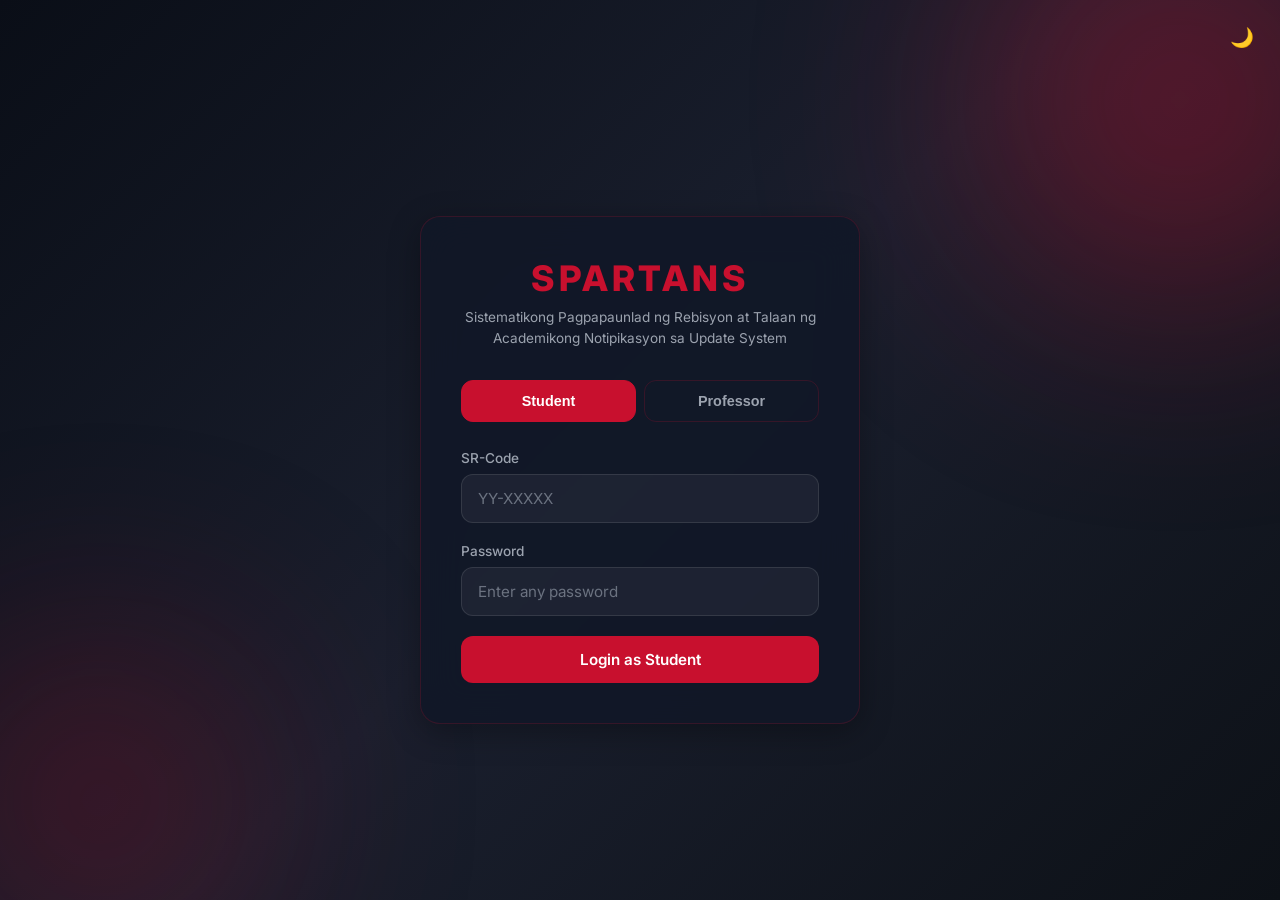
<file: index.html>
<!DOCTYPE html>
<html lang="en">
<head>
    <meta charset="UTF-8">
    <meta name="viewport" content="width=device-width, initial-scale=1.0">
    <title>SPARTANS - Login</title>
    <link rel="preconnect" href="https://fonts.googleapis.com">
    <link rel="preconnect" href="https://fonts.gstatic.com" crossorigin>
    <link href="https://fonts.googleapis.com/css2?family=Inter:wght@400;500;600;700;800&family=JetBrains+Mono:wght@400;500&display=swap" rel="stylesheet">
    <link rel="stylesheet" href="styles.css">
</head>
<body>
    <div class="ambient-orb ambient-orb-1"></div>
    <div class="ambient-orb ambient-orb-2"></div>

    <button class="theme-toggle" id="themeToggle" onclick="toggleTheme()" style="position: fixed; top: 20px; right: 20px; z-index: 1001;">🌙</button>

    <div class="auth-container">
        <div class="auth-card glass-panel">
            <div class="auth-logo">
                <h1>SPARTANS</h1>
                <p>Sistematikong Pagpapaunlad ng Rebisyon at Talaan ng Academikong Notipikasyon sa Update System</p>
            </div>

            <div class="auth-tabs">
                <button class="auth-tab active" onclick="switchTab('student')">Student</button>
                <button class="auth-tab" onclick="switchTab('professor')">Professor</button>
            </div>

            <div id="alertBox" class="alert"></div>

            <!-- Student Login -->
            <div id="studentLogin" class="tab-content active">
                <form onsubmit="handleStudentLogin(event)">
                    <div class="form-group">
                        <label class="form-label">SR-Code</label>
                        <input type="text" class="form-input" id="studentSRCode" placeholder="YY-XXXXX" pattern="\d{2}-\d{5}" required>
                    </div>
                    <div class="form-group">
                        <label class="form-label">Password</label>
                        <input type="password" class="form-input" id="studentPassword" placeholder="Enter any password" required>
                    </div>
                    <button type="submit" class="btn btn-primary">Login as Student</button>
                </form>
            </div>

            <!-- Professor Login -->
            <div id="professorLogin" class="tab-content">
                <form onsubmit="handleProfessorLogin(event)">
                    <div class="form-group">
                        <label class="form-label">Professor ID</label>
                        <input type="text" class="form-input" id="professorId" placeholder="Enter your professor ID" required>
                    </div>
                    <div class="form-group">
                        <label class="form-label">Password</label>
                        <input type="password" class="form-input" id="professorPassword" placeholder="Enter your password" required>
                    </div>
                    <div class="forgot-link">
                        <a href="#" onclick="showForgotPassword(event)">Forgot Password?</a>
                    </div>
                    <button type="submit" class="btn btn-primary">Login as Professor</button>
                </form>
                <div class="auth-footer">
                    Don't have an account? <a href="prof_register.html">Register here</a>
                </div>
            </div>
        </div>
    </div>

    <!-- Forgot Password Modal -->
    <div class="modal-overlay" id="forgotPasswordModal">
        <div class="modal-content glass-panel">
            <div class="modal-header">
                <h3>Reset Password</h3>
                <button class="modal-close" onclick="closeForgotPassword()">&times;</button>
            </div>

            <div id="forgotStep1">
                <p style="color: var(--text-secondary); margin-bottom: 20px;">Enter your registered email to receive an OTP code.</p>
                <div class="form-group">
                    <label class="form-label">Email Address</label>
                    <input type="email" class="form-input" id="resetEmail" placeholder="your.email@example.com" required>
                </div>
                <button class="btn btn-primary" onclick="sendOTP()">Send OTP</button>
            </div>

            <div id="forgotStep2" style="display: none;">
                <p style="color: var(--text-secondary); margin-bottom: 16px;">Enter the 6-digit OTP sent to your email.</p>
                <div class="otp-input-group">
                    <input type="text" class="otp-input" maxlength="1" oninput="otpNext(this, 1)">
                    <input type="text" class="otp-input" maxlength="1" oninput="otpNext(this, 2)">
                    <input type="text" class="otp-input" maxlength="1" oninput="otpNext(this, 3)">
                    <input type="text" class="otp-input" maxlength="1" oninput="otpNext(this, 4)">
                    <input type="text" class="otp-input" maxlength="1" oninput="otpNext(this, 5)">
                    <input type="text" class="otp-input" maxlength="1" oninput="otpNext(this, 6)">
                </div>
                <button class="btn btn-primary" onclick="verifyOTP()">Verify OTP</button>
            </div>

            <div id="forgotStep3" style="display: none;">
                <p style="color: var(--text-secondary); margin-bottom: 20px;">Enter your new password.</p>
                <div class="form-group">
                    <label class="form-label">New Password</label>
                    <input type="password" class="form-input" id="newPassword" placeholder="Enter new password" required>
                </div>
                <div class="form-group">
                    <label class="form-label">Confirm Password</label>
                    <input type="password" class="form-input" id="confirmPassword" placeholder="Confirm new password" required>
                </div>
                <button class="btn btn-primary" onclick="resetPassword()">Reset Password</button>
            </div>
        </div>
    </div>

    <script>
        // Initialize demo data
        function initDemoData() {
            if (!localStorage.getItem('spartansInitialized')) {
                const demoProfessor = {
                    id: 'PROF-001',
                    firstName: 'Juan',
                    lastName: 'Delacruz',
                    email: 'juan.delacruz@university.edu',
                    password: 'demo123',
                    avatar: '',
                    status: 'AVAILABLE',
                    statusNote: '',
                    schedules: [
                        {
                            id: 'sch1',
                            day: 'Monday',
                            startTime: '08:00',
                            endTime: '10:00',
                            program: 'BSME',
                            yearLevel: '3',
                            course: 'MD 321',
                            courseName: 'Machine Design 1',
                            room: 'Engineering 301'
                        },
                        {
                            id: 'sch2',
                            day: 'Wednesday',
                            startTime: '13:00',
                            endTime: '15:00',
                            program: 'BSAE',
                            yearLevel: '2',
                            course: 'AE 211',
                            courseName: 'Thermodynamics',
                            room: 'Lab 204'
                        }
                    ]
                };
                localStorage.setItem('professors', JSON.stringify([demoProfessor]));
                localStorage.setItem('spartansInitialized', 'true');
            }
        }

        function showAlert(message, type) {
            const alert = document.getElementById('alertBox');
            alert.textContent = message;
            alert.className = `alert alert-${type} show`;
            setTimeout(() => alert.classList.remove('show'), 4000);
        }

        function switchTab(role) {
            document.querySelectorAll('.auth-tab').forEach(tab => tab.classList.remove('active'));
            document.querySelectorAll('.tab-content').forEach(content => content.classList.remove('active'));
            
            if (role === 'student') {
                document.querySelectorAll('.auth-tab')[0].classList.add('active');
                document.getElementById('studentLogin').classList.add('active');
            } else {
                document.querySelectorAll('.auth-tab')[1].classList.add('active');
                document.getElementById('professorLogin').classList.add('active');
            }
        }

        function handleStudentLogin(e) {
            e.preventDefault();
            const srCode = document.getElementById('studentSRCode').value;
            
            if (!/^\d{2}-\d{5}$/.test(srCode)) {
                showAlert('Invalid SR-Code format. Use YY-XXXXX pattern.', 'error');
                return;
            }
            
            sessionStorage.setItem('studentSRCode', srCode);
            sessionStorage.setItem('studentLoggedIn', 'true');
            window.location.href = 'student_dashboard.html';
        }

        function handleProfessorLogin(e) {
            e.preventDefault();
            const profId = document.getElementById('professorId').value;
            const password = document.getElementById('professorPassword').value;
            
            const professors = JSON.parse(localStorage.getItem('professors') || '[]');
            const professor = professors.find(p => p.id === profId && p.password === password);
            
            if (professor) {
                sessionStorage.setItem('professorId', profId);
                sessionStorage.setItem('professorLoggedIn', 'true');
                window.location.href = 'prof_dashboard.html';
            } else {
                showAlert('Invalid Professor ID or password.', 'error');
            }
        }

        function showForgotPassword(e) {
            e.preventDefault();
            document.getElementById('forgotPasswordModal').classList.add('active');
            document.getElementById('forgotStep1').style.display = 'block';
            document.getElementById('forgotStep2').style.display = 'none';
            document.getElementById('forgotStep3').style.display = 'none';
        }

        function closeForgotPassword() {
            document.getElementById('forgotPasswordModal').classList.remove('active');
        }

        let resetEmailValue = '';

        function sendOTP() {
            const email = document.getElementById('resetEmail').value;
            const professors = JSON.parse(localStorage.getItem('professors') || '[]');
            const professor = professors.find(p => p.email === email);
            
            if (!professor) {
                showAlert('Email not found in our records.', 'error');
                return;
            }
            
            resetEmailValue = email;
            document.getElementById('forgotStep1').style.display = 'none';
            document.getElementById('forgotStep2').style.display = 'block';
        }

        function otpNext(input, index) {
            if (input.value.length === 1) {
                const inputs = document.querySelectorAll('.otp-input');
                if (index < inputs.length) {
                    inputs[index].focus();
                }
            }
        }

        function verifyOTP() {
            const inputs = document.querySelectorAll('.otp-input');
            const otp = Array.from(inputs).map(i => i.value).join('');
            
            if (otp.length !== 6) {
                showAlert('Please enter a complete 6-digit OTP.', 'error');
                return;
            }
            
            document.getElementById('forgotStep2').style.display = 'none';
            document.getElementById('forgotStep3').style.display = 'block';
        }

        function resetPassword() {
            const newPassword = document.getElementById('newPassword').value;
            const confirmPassword = document.getElementById('confirmPassword').value;
            
            if (newPassword !== confirmPassword) {
                showAlert('Passwords do not match.', 'error');
                return;
            }
            
            if (newPassword.length < 4) {
                showAlert('Password must be at least 4 characters.', 'error');
                return;
            }
            
            const professors = JSON.parse(localStorage.getItem('professors') || '[]');
            const index = professors.findIndex(p => p.email === resetEmailValue);
            
            if (index !== -1) {
                professors[index].password = newPassword;
                localStorage.setItem('professors', JSON.stringify(professors));
                showAlert('Password reset successful!', 'success');
                setTimeout(() => {
                    closeForgotPassword();
                }, 1500);
            }
        }

        // Initialize on load
        initDemoData();

        function toggleTheme() {
            const body = document.body;
            const btn = document.getElementById('themeToggle');
            body.classList.toggle('light-mode');
            const isLight = body.classList.contains('light-mode');
            btn.textContent = isLight ? '☀️' : '🌙';
            localStorage.setItem('spartansTheme', isLight ? 'light' : 'dark');
        }

        (function() {
            const saved = localStorage.getItem('spartansTheme');
            if (saved === 'light') {
                document.body.classList.add('light-mode');
                const btn = document.getElementById('themeToggle');
                if (btn) btn.textContent = '☀️';
            }
        })();
    </script>
</body>
</html>
</file>
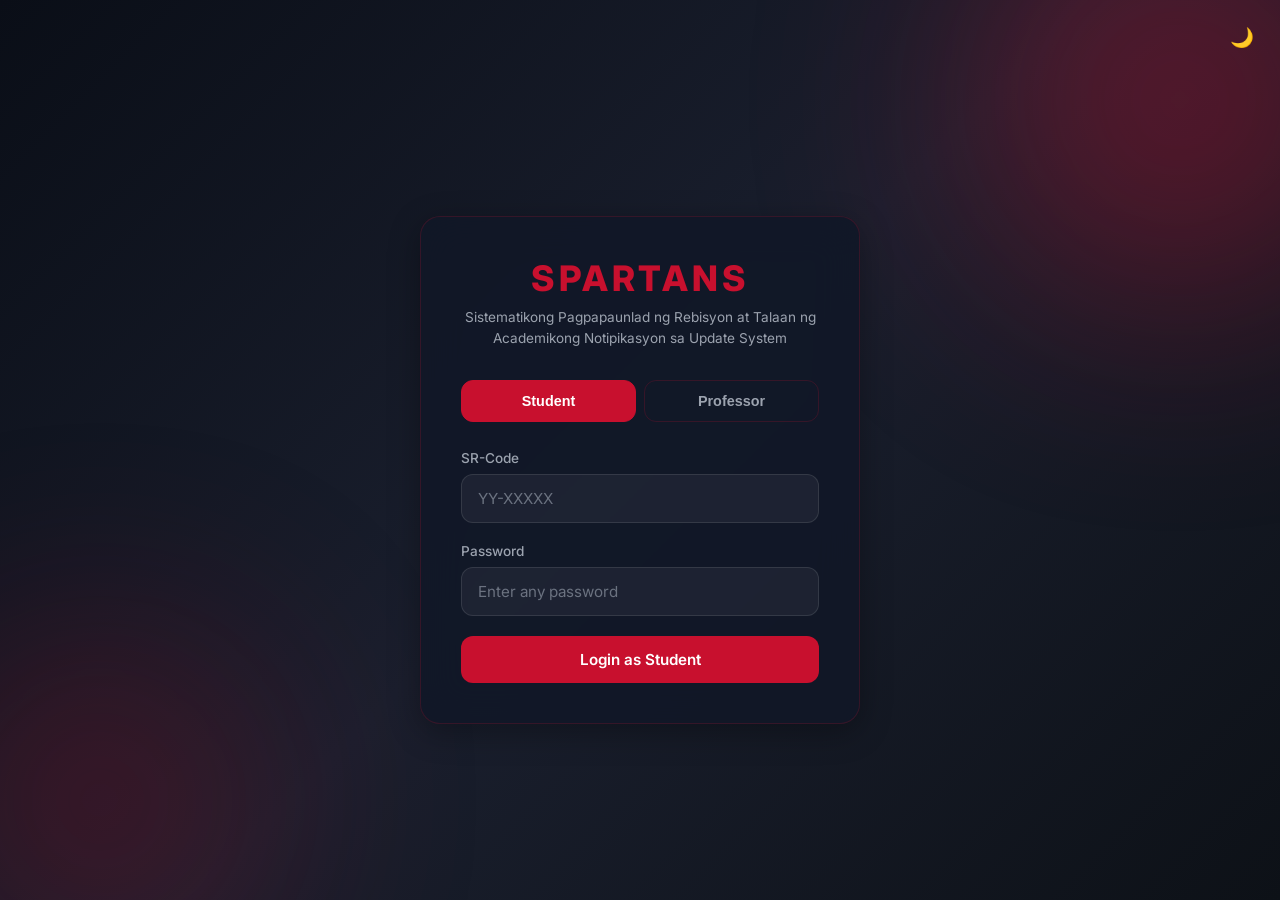
<file: prof_dashboard.html>
<!DOCTYPE html>
<html lang="en">
<head>
    <meta charset="UTF-8">
    <meta name="viewport" content="width=device-width, initial-scale=1.0">
    <title>SPARTANS - Professor Dashboard</title>
    <link rel="preconnect" href="https://fonts.googleapis.com">
    <link rel="preconnect" href="https://fonts.gstatic.com" crossorigin>
    <link href="https://fonts.googleapis.com/css2?family=Inter:wght@400;500;600;700;800&family=JetBrains+Mono:wght@400;500&display=swap" rel="stylesheet">
    <link rel="stylesheet" href="styles.css">
</head>
<body>
    <div class="ambient-orb ambient-orb-1"></div>
    <div class="ambient-orb ambient-orb-2"></div>

    <nav class="dynamic-island-nav">
        <span class="nav-brand">SPARTANS</span>
        <span class="nav-clock" id="navClock"></span>
        <div class="nav-user">
            <button class="theme-toggle" id="themeToggle" onclick="toggleTheme()">🌙</button>
            <a class="nav-link" onclick="logout()">Logout</a>
            <div class="nav-user-avatar" id="navAvatar"></div>
        </div>
    </nav>

    <div class="dashboard-container">
        <div id="alertBox" class="alert"></div>

        <div class="dashboard-card glass-panel" style="margin-bottom: 24px;">
            <div class="profile-section">
                <div class="profile-avatar" id="profileAvatar"></div>
                <div class="profile-info">
                    <h2 id="profName"></h2>
                    <p id="profId"></p>
                </div>
            </div>
        </div>

        <div class="dashboard-grid">
            <!-- Status Control -->
            <div class="dashboard-card glass-panel">
                <h3>Status Control</h3>
                <div class="status-toggle">
                    <button class="status-btn" id="btnAvailable" onclick="setStatus('AVAILABLE')">
                        AVAILABLE
                    </button>
                    <button class="status-btn" id="btnBusy" onclick="setStatus('BUSY')">
                        BUSY
                    </button>
                </div>
                <div class="auto-pilot-toggle">
                    <span class="auto-pilot-label">Auto-Pilot Mode</span>
                    <label class="toggle-switch">
                        <input type="checkbox" id="autoPilotToggle" onchange="toggleAutoPilot()">
                        <span class="toggle-slider"></span>
                    </label>
                </div>
                <div class="form-group">
                    <label class="form-label">Status Note</label>
                    <textarea class="note-input" id="statusNote" placeholder="e.g., In laboratory until 3 PM" onblur="saveStatusNote()"></textarea>
                </div>
            </div>

            <!-- Add Schedule -->
            <div class="dashboard-card glass-panel">
                <h3>Add Schedule</h3>
                <div class="schedule-form">
                    <div class="form-group">
                        <label class="form-label">Day</label>
                        <select class="form-input" id="schedDay" required>
                            <option value="Monday">Monday</option>
                            <option value="Tuesday">Tuesday</option>
                            <option value="Wednesday">Wednesday</option>
                            <option value="Thursday">Thursday</option>
                            <option value="Friday">Friday</option>
                            <option value="Saturday">Saturday</option>
                        </select>
                    </div>
                    <div class="form-group">
                        <label class="form-label">Program</label>
                        <select class="form-input" id="schedProgram" onchange="updateCourses()" required>
                            <option value="">Select Program</option>
                            <option value="BSPetE">BSPetE - Petroleum Engineering</option>
                            <option value="BSAE">BSAE - Automotive Engineering</option>
                            <option value="BSNAME">BSNAME - Naval Architecture & Marine Engineering</option>
                            <option value="BSME">BSME - Mechanical Engineering</option>
                        </select>
                    </div>
                    <div class="form-group">
                        <label class="form-label">Year Level</label>
                        <select class="form-input" id="schedYear" onchange="updateCourses()" required>
                            <option value="">Select Year</option>
                            <option value="1">1st Year</option>
                            <option value="2">2nd Year</option>
                            <option value="3">3rd Year</option>
                            <option value="4">4th Year</option>
                        </select>
                    </div>
                    <div class="form-group">
                        <label class="form-label">Course</label>
                        <select class="form-input" id="schedCourse" required>
                            <option value="">Select course first</option>
                        </select>
                    </div>
                    <div class="form-group">
                        <label class="form-label">Start Time</label>
                        <input type="time" class="form-input" id="schedStart" required>
                    </div>
                    <div class="form-group">
                        <label class="form-label">End Time</label>
                        <input type="time" class="form-input" id="schedEnd" required>
                    </div>
                    <div class="form-group">
                        <label class="form-label">Room</label>
                        <input type="text" class="form-input" id="schedRoom" placeholder="e.g., Engineering 301" required>
                    </div>
                    <div class="form-group">
                        <button class="btn btn-primary" onclick="addSchedule()">Add Schedule</button>
                    </div>
                </div>
            </div>
        </div>

        <!-- Schedules List -->
        <div class="dashboard-card glass-panel">
            <h3>My Schedules</h3>
            <div id="schedulesContainer"></div>
        </div>

        <!-- Profile Management -->
        <div class="dashboard-card glass-panel">
            <h3>Profile Settings</h3>
            <div class="form-group">
                <label class="form-label">Profile Picture</label>
                <div class="file-input-wrapper">
                    <button class="btn btn-secondary btn-sm">Upload Avatar</button>
                    <input type="file" accept="image/*" onchange="uploadAvatar(event)">
                </div>
            </div>
            <div class="form-group">
                <label class="form-label">Change Password</label>
                <input type="password" class="form-input" id="newPassword" placeholder="New password" style="margin-bottom: 10px;">
                <button class="btn btn-secondary btn-sm" onclick="changePassword()">Update Password</button>
            </div>
        </div>
    </div>

    <script>
        const curriculum = {
            'BSPetE': {
                '1': [
                    { code: 'PetE 101', name: 'Introduction to Petroleum Engineering' },
                    { code: 'PetE 102', name: 'Geology for Petroleum Engineers' },
                    { code: 'Math 101', name: 'Calculus 1' },
                    { code: 'Chem 101', name: 'General Chemistry' },
                    { code: 'Phys 101', name: 'Physics for Engineers' }
                ],
                '2': [
                    { code: 'PetE 201', name: 'Fluid Mechanics' },
                    { code: 'PetE 202', name: 'Drilling Engineering 1' },
                    { code: 'PetE 203', name: 'Reservoir Engineering 1' },
                    { code: 'Math 201', name: 'Differential Equations' },
                    { code: 'Thermo 201', name: 'Thermodynamics' }
                ],
                '3': [
                    { code: 'PetE 301', name: 'Production Engineering' },
                    { code: 'PetE 302', name: 'Reservoir Engineering 2' },
                    { code: 'PetE 303', name: 'Drilling Engineering 2' },
                    { code: 'PetE 304', name: 'Petroleum Economics' },
                    { code: 'PetE 305', name: 'Well Logging' }
                ],
                '4': [
                    { code: 'PetE 401', name: 'Field Development' },
                    { code: 'PetE 402', name: 'Enhanced Oil Recovery' },
                    { code: 'PetE 403', name: 'Capstone Project' },
                    { code: 'PetE 404', name: 'Petroleum Environmental Engineering' },
                    { code: 'PetE 405', name: 'Offshore Engineering' }
                ]
            },
            'BSAE': {
                '1': [
                    { code: 'AE 101', name: 'Introduction to Automotive Engineering' },
                    { code: 'AE 102', name: 'Automotive Drafting' },
                    { code: 'Math 101', name: 'Calculus 1' },
                    { code: 'Phys 101', name: 'Physics for Engineers' },
                    { code: 'Chem 101', name: 'General Chemistry' }
                ],
                '2': [
                    { code: 'AE 201', name: 'Automotive Mechanics' },
                    { code: 'AE 202', name: 'Thermodynamics' },
                    { code: 'AE 203', name: 'Strength of Materials' },
                    { code: 'AE 204', name: 'Automotive Electronics' },
                    { code: 'Math 201', name: 'Differential Equations' }
                ],
                '3': [
                    { code: 'AE 301', name: 'Engine Technology' },
                    { code: 'AE 302', name: 'Vehicle Design' },
                    { code: 'AE 303', name: 'Automotive Systems' },
                    { code: 'AE 304', name: 'Automotive Testing' },
                    { code: 'AE 305', name: 'Alternative Fuels' }
                ],
                '4': [
                    { code: 'AE 401', name: 'Electric Vehicles' },
                    { code: 'AE 402', name: 'Autonomous Vehicle Technology' },
                    { code: 'AE 403', name: 'Capstone Project' },
                    { code: 'AE 404', name: 'Automotive Safety' },
                    { code: 'AE 405', name: 'Manufacturing Processes' }
                ]
            },
            'BSNAME': {
                '1': [
                    { code: 'NAME 101', name: 'Introduction to Naval Architecture' },
                    { code: 'NAME 102', name: 'Ship Theory' },
                    { code: 'Math 101', name: 'Calculus 1' },
                    { code: 'Phys 101', name: 'Physics for Engineers' },
                    { code: 'Chem 101', name: 'General Chemistry' }
                ],
                '2': [
                    { code: 'NAME 201', name: 'Naval Architecture 1' },
                    { code: 'NAME 202', name: 'Marine Engineering 1' },
                    { code: 'NAME 203', name: 'Fluid Mechanics' },
                    { code: 'NAME 204', name: 'Ship Stability' },
                    { code: 'Math 201', name: 'Differential Equations' }
                ],
                '3': [
                    { code: 'NAME 301', name: 'Naval Architecture 2' },
                    { code: 'NAME 302', name: 'Marine Engineering 2' },
                    { code: 'NAME 303', name: 'Ship Construction' },
                    { code: 'NAME 304', name: 'Marine Structures' },
                    { code: 'NAME 305', name: 'Hydrodynamics' }
                ],
                '4': [
                    { code: 'NAME 401', name: 'Ship Design' },
                    { code: 'NAME 402', name: 'Offshore Structures' },
                    { code: 'NAME 403', name: 'Capstone Project' },
                    { code: 'NAME 404', name: 'Marine Surveying' },
                    { code: 'NAME 405', name: 'Port and Harbor Engineering' }
                ]
            },
            'BSME': {
                '1': [
                    { code: 'ME 101', name: 'Introduction to Mechanical Engineering' },
                    { code: 'ME 102', name: 'Mechanical Drafting' },
                    { code: 'Math 101', name: 'Calculus 1' },
                    { code: 'Phys 101', name: 'Physics for Engineers' },
                    { code: 'Chem 101', name: 'General Chemistry' }
                ],
                '2': [
                    { code: 'ME 201', name: 'Thermodynamics 1' },
                    { code: 'ME 202', name: 'Fluid Mechanics' },
                    { code: 'ME 203', name: 'Strength of Materials' },
                    { code: 'ME 204', name: 'Machine Elements' },
                    { code: 'Math 201', name: 'Differential Equations' }
                ],
                '3': [
                    { code: 'ME 301', name: 'Machine Design 1' },
                    { code: 'ME 302', name: 'Heat Transfer' },
                    { code: 'ME 303', name: 'Manufacturing Processes' },
                    { code: 'ME 304', name: 'HVAC Systems' },
                    { code: 'ME 305', name: 'Instrumentation' }
                ],
                '4': [
                    { code: 'ME 401', name: 'Machine Design 2' },
                    { code: 'ME 402', name: 'Power Plant Engineering' },
                    { code: 'ME 403', name: 'Capstone Project' },
                    { code: 'ME 404', name: 'Robotics' },
                    { code: 'ME 405', name: 'Renewable Energy Systems' }
                ]
            }
        };

        let currentProfessor = null;
        let autoPilotInterval = null;

        function init() {
            if (!sessionStorage.getItem('professorLoggedIn')) {
                window.location.href = 'index.html';
                return;
            }

            const profId = sessionStorage.getItem('professorId');
            const professors = JSON.parse(localStorage.getItem('professors') || '[]');
            currentProfessor = professors.find(p => p.id === profId);

            if (!currentProfessor) {
                window.location.href = 'index.html';
                return;
            }

            updateClock();
            setInterval(updateClock, 1000);

            renderProfile();
            renderStatus();
            renderSchedules();
        }

        function updateClock() {
            const now = new Date();
            document.getElementById('navClock').textContent = now.toLocaleTimeString('en-US', { hour: '2-digit', minute: '2-digit', second: '2-digit' });
        }

        function renderProfile() {
            const avatarEl = document.getElementById('profileAvatar');
            const navAvatarEl = document.getElementById('navAvatar');
            
            if (currentProfessor.avatar) {
                avatarEl.innerHTML = `<img src="${currentProfessor.avatar}" alt="Avatar">`;
                navAvatarEl.innerHTML = `<img src="${currentProfessor.avatar}" alt="Avatar">`;
            } else {
                const initials = currentProfessor.firstName[0] + currentProfessor.lastName[0];
                avatarEl.textContent = initials;
                navAvatarEl.textContent = initials;
            }

            document.getElementById('profName').textContent = `${currentProfessor.firstName} ${currentProfessor.lastName}`;
            document.getElementById('profId').textContent = currentProfessor.id;
        }

        function renderStatus() {
            const btnAvailable = document.getElementById('btnAvailable');
            const btnBusy = document.getElementById('btnBusy');
            
            btnAvailable.className = `status-btn ${currentProfessor.status === 'AVAILABLE' ? 'active-available' : ''}`;
            btnBusy.className = `status-btn ${currentProfessor.status === 'BUSY' ? 'active-busy' : ''}`;
            
            document.getElementById('statusNote').value = currentProfessor.statusNote || '';
        }

        function setStatus(status) {
            if (document.getElementById('autoPilotToggle').checked) return;
            
            currentProfessor.status = status;
            saveProfessor();
            renderStatus();
        }

        function toggleAutoPilot() {
            const isAutoPilot = document.getElementById('autoPilotToggle').checked;
            const btnAvailable = document.getElementById('btnAvailable');
            const btnBusy = document.getElementById('btnBusy');
            
            if (isAutoPilot) {
                btnAvailable.disabled = true;
                btnBusy.disabled = true;
                autoPilotInterval = setInterval(autoPilotCheck, 60000);
                autoPilotCheck();
            } else {
                btnAvailable.disabled = false;
                btnBusy.disabled = false;
                if (autoPilotInterval) {
                    clearInterval(autoPilotInterval);
                    autoPilotInterval = null;
                }
            }
        }

        function autoPilotCheck() {
            const now = new Date();
            const currentDay = now.toLocaleDateString('en-US', { weekday: 'long' });
            const currentTime = now.getHours() * 60 + now.getMinutes();
            
            let isBusy = false;
            for (const sched of currentProfessor.schedules) {
                if (sched.day === currentDay) {
                    const start = parseInt(sched.startTime.split(':')[0]) * 60 + parseInt(sched.startTime.split(':')[1]);
                    const end = parseInt(sched.endTime.split(':')[0]) * 60 + parseInt(sched.endTime.split(':')[1]);
                    if (currentTime >= start && currentTime <= end) {
                        isBusy = true;
                        break;
                    }
                }
            }
            
            const newStatus = isBusy ? 'BUSY' : 'AVAILABLE';
            if (currentProfessor.status !== newStatus) {
                currentProfessor.status = newStatus;
                saveProfessor();
                renderStatus();
            }
        }

        function saveStatusNote() {
            currentProfessor.statusNote = document.getElementById('statusNote').value;
            saveProfessor();
        }

        function saveProfessor() {
            const professors = JSON.parse(localStorage.getItem('professors') || '[]');
            const index = professors.findIndex(p => p.id === currentProfessor.id);
            if (index !== -1) {
                professors[index] = currentProfessor;
                localStorage.setItem('professors', JSON.stringify(professors));
            }
        }

        function updateCourses() {
            const program = document.getElementById('schedProgram').value;
            const year = document.getElementById('schedYear').value;
            const courseSelect = document.getElementById('schedCourse');
            
            courseSelect.innerHTML = '<option value="">Select Course</option>';
            
            if (program && year && curriculum[program] && curriculum[program][year]) {
                curriculum[program][year].forEach(course => {
                    const option = document.createElement('option');
                    option.value = JSON.stringify(course);
                    option.textContent = `${course.code} - ${course.name}`;
                    courseSelect.appendChild(option);
                });
            }
        }

        function addSchedule() {
            const day = document.getElementById('schedDay').value;
            const program = document.getElementById('schedProgram').value;
            const year = document.getElementById('schedYear').value;
            const courseValue = document.getElementById('schedCourse').value;
            const startTime = document.getElementById('schedStart').value;
            const endTime = document.getElementById('schedEnd').value;
            const room = document.getElementById('schedRoom').value;
            
            if (!program || !year || !courseValue || !startTime || !endTime || !room) {
                showAlert('Please fill in all fields.', 'error');
                return;
            }
            
            const course = JSON.parse(courseValue);
            
            if (startTime >= endTime) {
                showAlert('End time must be after start time.', 'error');
                return;
            }
            
            for (const sched of currentProfessor.schedules) {
                if (sched.day === day && sched.startTime < endTime && sched.endTime > startTime) {
                    showAlert(`Time conflict with existing ${sched.day} schedule (${sched.startTime}-${sched.endTime}).`, 'error');
                    return;
                }
            }
            
            const newSchedule = {
                id: 'sch' + Date.now(),
                day,
                startTime,
                endTime,
                program,
                yearLevel: year,
                course: course.code,
                courseName: course.name,
                room
            };
            
            currentProfessor.schedules.push(newSchedule);
            saveProfessor();
            renderSchedules();
            
            showAlert('Schedule added successfully.', 'success');
            
            document.getElementById('schedProgram').value = '';
            document.getElementById('schedYear').value = '';
            document.getElementById('schedCourse').innerHTML = '<option value="">Select course first</option>';
            document.getElementById('schedStart').value = '';
            document.getElementById('schedEnd').value = '';
            document.getElementById('schedRoom').value = '';
        }

        function deleteSchedule(id) {
            currentProfessor.schedules = currentProfessor.schedules.filter(s => s.id !== id);
            saveProfessor();
            renderSchedules();
            showAlert('Schedule deleted.', 'success');
        }

        function renderSchedules() {
            const container = document.getElementById('schedulesContainer');
            const today = new Date().toLocaleDateString('en-US', { weekday: 'long' });
            
            if (currentProfessor.schedules.length === 0) {
                container.innerHTML = '<div class="empty-state"><div class="empty-state-icon">📅</div><p>No schedules yet. Add your first schedule above.</p></div>';
                return;
            }
            
            const daysOrder = ['Monday', 'Tuesday', 'Wednesday', 'Thursday', 'Friday', 'Saturday'];
            const sorted = [...currentProfessor.schedules].sort((a, b) => {
                const dayDiff = daysOrder.indexOf(a.day) - daysOrder.indexOf(b.day);
                if (dayDiff !== 0) return dayDiff;
                return a.startTime.localeCompare(b.startTime);
            });
            
            let html = '<table class="schedule-table"><thead><tr><th>Day</th><th>Time</th><th>Program</th><th>Course</th><th>Room</th><th></th></tr></thead><tbody>';
            
            sorted.forEach(sched => {
                const isToday = sched.day === today;
                html += `<tr class="${isToday ? 'today-class' : ''}">
                    <td>${sched.day} ${isToday ? '(Today)' : ''}</td>
                    <td>${sched.startTime} - ${sched.endTime}</td>
                    <td>${sched.program} ${sched.yearLevel}Y</td>
                    <td>${sched.course}</td>
                    <td>${sched.room}</td>
                    <td><button class="delete-btn" onclick="deleteSchedule('${sched.id}')">&times;</button></td>
                </tr>`;
            });
            
            html += '</tbody></table>';
            container.innerHTML = html;
        }

        function uploadAvatar(event) {
            const file = event.target.files[0];
            if (!file) return;
            
            const reader = new FileReader();
            reader.onload = function(e) {
                currentProfessor.avatar = e.target.result;
                saveProfessor();
                renderProfile();
                showAlert('Avatar updated.', 'success');
            };
            reader.readAsDataURL(file);
        }

        function changePassword() {
            const newPassword = document.getElementById('newPassword').value;
            if (newPassword.length < 4) {
                showAlert('Password must be at least 4 characters.', 'error');
                return;
            }
            currentProfessor.password = newPassword;
            saveProfessor();
            document.getElementById('newPassword').value = '';
            showAlert('Password changed successfully.', 'success');
        }

        function logout() {
            sessionStorage.removeItem('professorLoggedIn');
            sessionStorage.removeItem('professorId');
            window.location.href = 'index.html';
        }

        function showAlert(message, type) {
            const alert = document.getElementById('alertBox');
            alert.textContent = message;
            alert.className = `alert alert-${type} show`;
            setTimeout(() => alert.classList.remove('show'), 4000);
        }

        function toggleTheme() {
            const body = document.body;
            const btn = document.getElementById('themeToggle');
            body.classList.toggle('light-mode');
            const isLight = body.classList.contains('light-mode');
            btn.textContent = isLight ? '☀️' : '🌙';
            localStorage.setItem('spartansTheme', isLight ? 'light' : 'dark');
        }

        (function() {
            const saved = localStorage.getItem('spartansTheme');
            if (saved === 'light') {
                document.body.classList.add('light-mode');
                const btn = document.getElementById('themeToggle');
                if (btn) btn.textContent = '☀️';
            }
        })();

        init();
    </script>
</body>
</html>
</file>
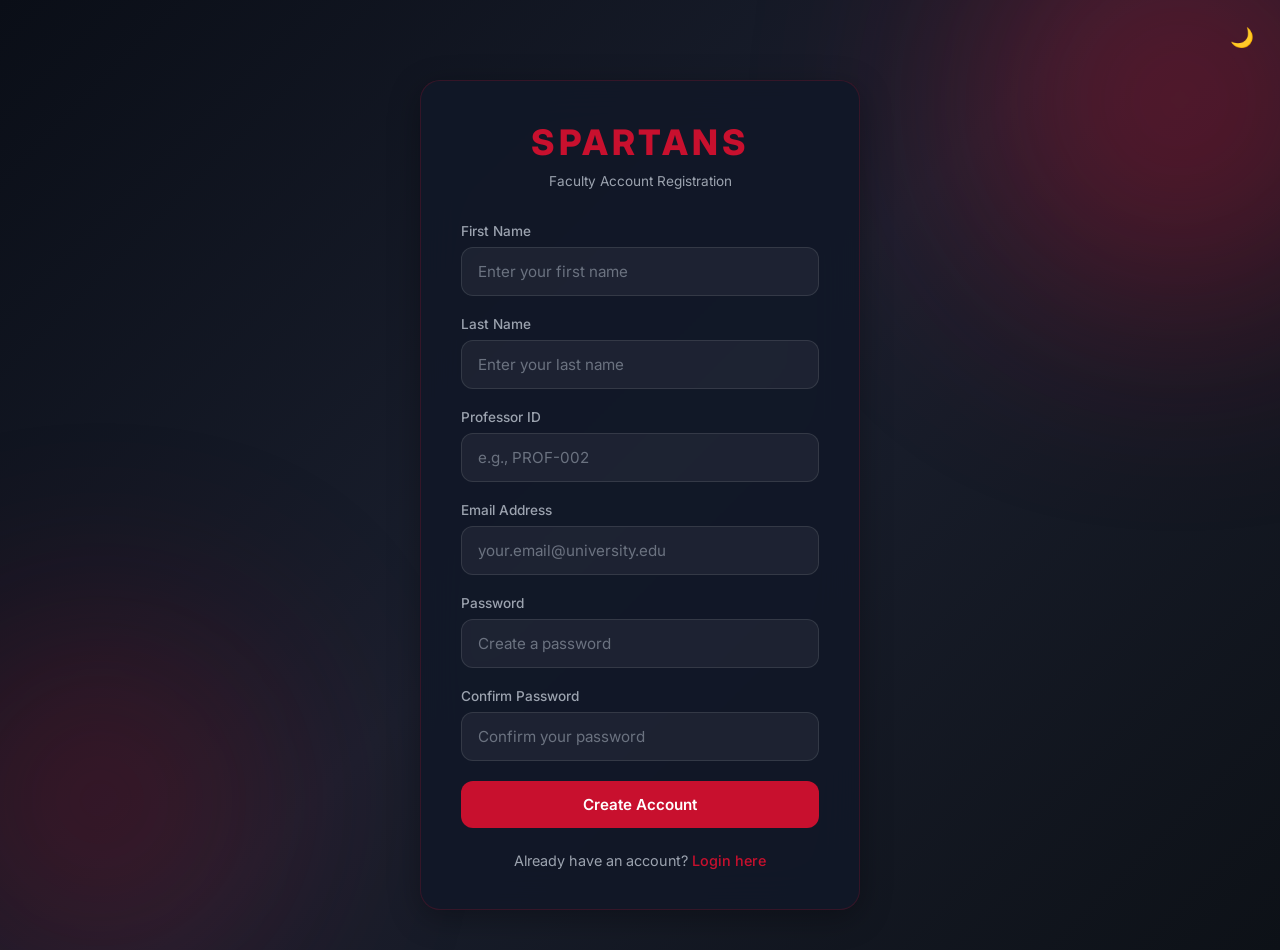
<file: prof_register.html>
<!DOCTYPE html>
<html lang="en">
<head>
    <meta charset="UTF-8">
    <meta name="viewport" content="width=device-width, initial-scale=1.0">
    <title>SPARTANS - Professor Registration</title>
    <link rel="preconnect" href="https://fonts.googleapis.com">
    <link rel="preconnect" href="https://fonts.gstatic.com" crossorigin>
    <link href="https://fonts.googleapis.com/css2?family=Inter:wght@400;500;600;700;800&family=JetBrains+Mono:wght@400;500&display=swap" rel="stylesheet">
    <link rel="stylesheet" href="styles.css">
</head>
<body>
    <div class="ambient-orb ambient-orb-1"></div>
    <div class="ambient-orb ambient-orb-2"></div>

    <button class="theme-toggle" id="themeToggle" onclick="toggleTheme()" style="position: fixed; top: 20px; right: 20px; z-index: 1001;">🌙</button>

    <div class="auth-container">
        <div class="auth-card glass-panel">
            <div class="auth-logo">
                <h1>SPARTANS</h1>
                <p>Faculty Account Registration</p>
            </div>

            <div id="alertBox" class="alert"></div>

            <form onsubmit="handleRegistration(event)">
                <div class="form-group">
                    <label class="form-label">First Name</label>
                    <input type="text" class="form-input" id="firstName" placeholder="Enter your first name" required>
                </div>
                <div class="form-group">
                    <label class="form-label">Last Name</label>
                    <input type="text" class="form-input" id="lastName" placeholder="Enter your last name" required>
                </div>
                <div class="form-group">
                    <label class="form-label">Professor ID</label>
                    <input type="text" class="form-input" id="profId" placeholder="e.g., PROF-002" required>
                </div>
                <div class="form-group">
                    <label class="form-label">Email Address</label>
                    <input type="email" class="form-input" id="email" placeholder="your.email@university.edu" required>
                </div>
                <div class="form-group">
                    <label class="form-label">Password</label>
                    <input type="password" class="form-input" id="password" placeholder="Create a password" required minlength="4">
                </div>
                <div class="form-group">
                    <label class="form-label">Confirm Password</label>
                    <input type="password" class="form-input" id="confirmPassword" placeholder="Confirm your password" required>
                </div>
                <button type="submit" class="btn btn-primary">Create Account</button>
            </form>

            <div class="auth-footer">
                Already have an account? <a href="index.html">Login here</a>
            </div>
        </div>
    </div>

    <script>
        function showAlert(message, type) {
            const alert = document.getElementById('alertBox');
            alert.textContent = message;
            alert.className = `alert alert-${type} show`;
            setTimeout(() => alert.classList.remove('show'), 4000);
        }

        function handleRegistration(e) {
            e.preventDefault();
            
            const firstName = document.getElementById('firstName').value.trim();
            const lastName = document.getElementById('lastName').value.trim();
            const profId = document.getElementById('profId').value.trim();
            const email = document.getElementById('email').value.trim();
            const password = document.getElementById('password').value;
            const confirmPassword = document.getElementById('confirmPassword').value;
            
            if (password !== confirmPassword) {
                showAlert('Passwords do not match.', 'error');
                return;
            }
            
            const professors = JSON.parse(localStorage.getItem('professors') || '[]');
            
            if (professors.some(p => p.id === profId)) {
                showAlert('Professor ID already exists.', 'error');
                return;
            }
            
            if (professors.some(p => p.email === email)) {
                showAlert('Email already registered.', 'error');
                return;
            }
            
            const newProfessor = {
                id: profId,
                firstName,
                lastName,
                email,
                password,
                avatar: '',
                status: 'AVAILABLE',
                statusNote: '',
                schedules: []
            };
            
            professors.push(newProfessor);
            localStorage.setItem('professors', JSON.stringify(professors));
            
            showAlert('Account created successfully! Redirecting to login...', 'success');
            
            setTimeout(() => {
                window.location.href = 'index.html';
            }, 2000);
        }

        function toggleTheme() {
            const body = document.body;
            const btn = document.getElementById('themeToggle');
            body.classList.toggle('light-mode');
            const isLight = body.classList.contains('light-mode');
            btn.textContent = isLight ? '☀️' : '🌙';
            localStorage.setItem('spartansTheme', isLight ? 'light' : 'dark');
        }

        (function() {
            const saved = localStorage.getItem('spartansTheme');
            if (saved === 'light') {
                document.body.classList.add('light-mode');
                const btn = document.getElementById('themeToggle');
                if (btn) btn.textContent = '☀️';
            }
        })();
    </script>
</body>
</html>
</file>
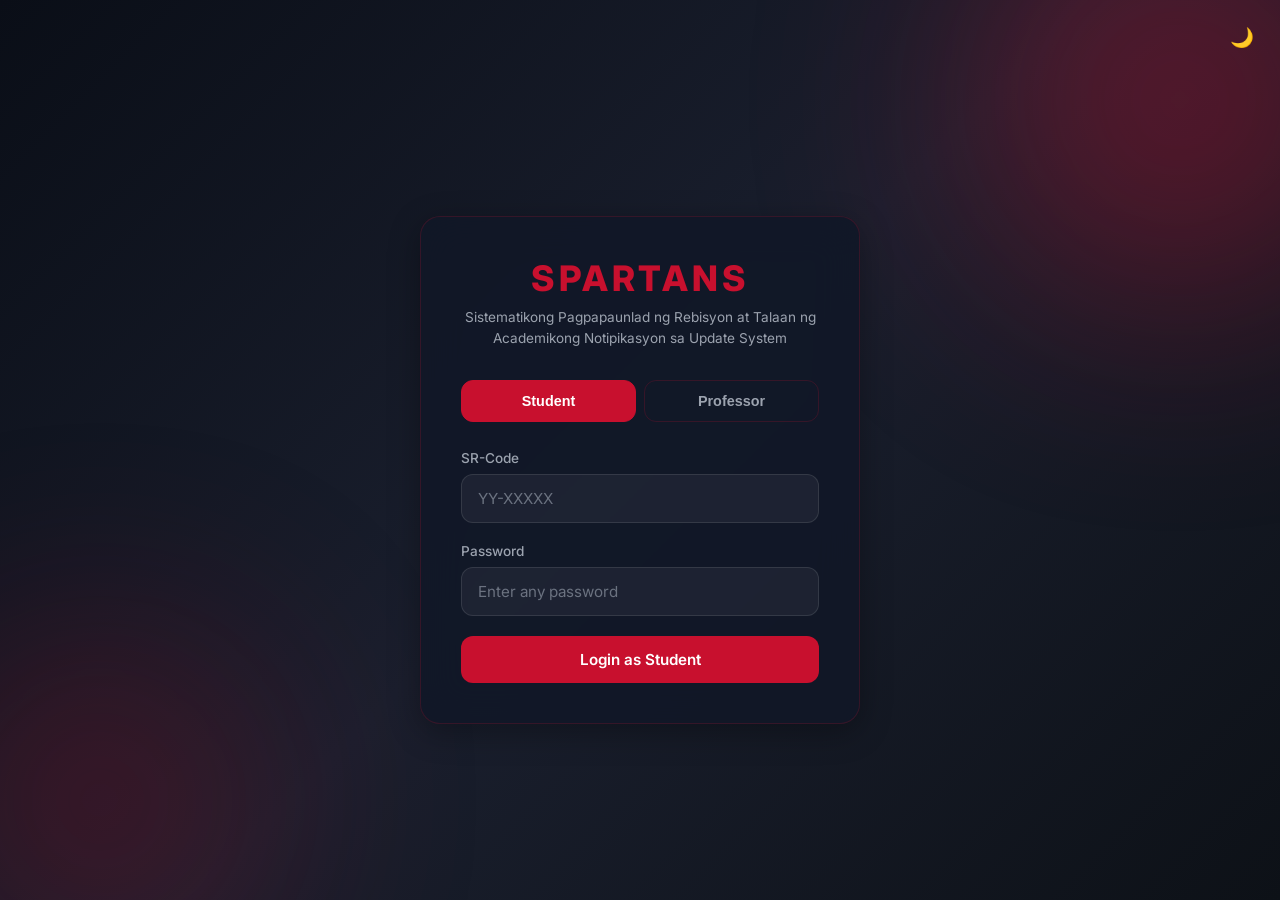
<file: student_dashboard.html>
<!DOCTYPE html>
<html lang="en">
<head>
    <meta charset="UTF-8">
    <meta name="viewport" content="width=device-width, initial-scale=1.0">
    <title>SPARTANS - Student Dashboard</title>
    <link rel="preconnect" href="https://fonts.googleapis.com">
    <link rel="preconnect" href="https://fonts.gstatic.com" crossorigin>
    <link href="https://fonts.googleapis.com/css2?family=Inter:wght@400;500;600;700;800&family=JetBrains+Mono:wght@400;500&display=swap" rel="stylesheet">
    <link rel="stylesheet" href="styles.css">
</head>
<body>
    <div class="ambient-orb ambient-orb-1"></div>
    <div class="ambient-orb ambient-orb-2"></div>

    <nav class="dynamic-island-nav">
        <span class="nav-brand">SPARTANS</span>
        <span class="nav-clock" id="navClock"></span>
        <div class="nav-user">
            <button class="theme-toggle" id="themeToggle" onclick="toggleTheme()">🌙</button>
            <span class="nav-link" id="navStudentId"></span>
            <a class="nav-link" onclick="logout()">Logout</a>
        </div>
    </nav>

    <div class="dashboard-container">
        <!-- Search View -->
        <div id="searchView">
            <h1 class="section-title">Professor Directory</h1>
            
            <div class="search-container">
                <span class="search-icon">🔍</span>
                <input type="text" class="search-input" id="searchInput" placeholder="Search professor by name..." oninput="filterProfessors()">
                <datalist id="professorList"></datalist>
            </div>

            <div id="pinnedSection" class="pinned-section" style="display: none;">
                <h3>📌 Pinned Professors</h3>
                <div class="professors-grid" id="pinnedGrid"></div>
            </div>

            <h3 style="margin-bottom: 16px; font-size: 1.1rem; color: var(--text-secondary);">All Professors</h3>
            <div class="professors-grid" id="professorsGrid"></div>
        </div>

        <!-- Professor Detail View -->
        <div id="detailView" style="display: none;">
            <a class="back-btn" onclick="showSearchView()">&#8592; Back to Directory</a>
            
            <div class="dashboard-card glass-panel">
                <div class="prof-detail-header">
                    <div class="prof-detail-avatar" id="detailAvatar"></div>
                    <div class="prof-detail-info">
                        <h2 id="detailName"></h2>
                        <p style="color: var(--text-secondary);" id="detailId"></p>
                        <div class="prof-detail-status" id="detailStatus"></div>
                    </div>
                </div>
                <div id="detailNote" class="prof-detail-note" style="display: none;"></div>
            </div>

            <div class="dashboard-card glass-panel" style="margin-top: 24px;">
                <h3>Schedule</h3>
                <div id="detailSchedules"></div>
            </div>
        </div>
    </div>

    <script>
        let professors = [];
        let pinnedProfessors = [];
        let viewingProfessor = null;
        let refreshInterval = null;

        function init() {
            if (!sessionStorage.getItem('studentLoggedIn')) {
                window.location.href = 'index.html';
                return;
            }

            const srCode = sessionStorage.getItem('studentSRCode');
            document.getElementById('navStudentId').textContent = srCode;

            updateClock();
            setInterval(updateClock, 1000);

            loadProfessors();
            loadPinned();
            renderAllProfessors();
        }

        function updateClock() {
            const now = new Date();
            document.getElementById('navClock').textContent = now.toLocaleTimeString('en-US', { hour: '2-digit', minute: '2-digit', second: '2-digit' });
        }

        function loadProfessors() {
            professors = JSON.parse(localStorage.getItem('professors') || '[]');
            updateDatalist();
        }

        function loadPinned() {
            pinnedProfessors = JSON.parse(localStorage.getItem('pinnedProfessors') || '[]');
        }

        function savePinned() {
            localStorage.setItem('pinnedProfessors', JSON.stringify(pinnedProfessors));
        }

        function updateDatalist() {
            const datalist = document.getElementById('professorList');
            datalist.innerHTML = '';
            professors.forEach(p => {
                const option = document.createElement('option');
                option.value = `${p.firstName} ${p.lastName}`;
                datalist.appendChild(option);
            });
        }

        function filterProfessors() {
            const query = document.getElementById('searchInput').value.toLowerCase();
            renderAllProfessors(query);
        }

        function renderAllProfessors(query = '') {
            const grid = document.getElementById('professorsGrid');
            let filtered = professors;
            
            if (query) {
                filtered = professors.filter(p => 
                    `${p.firstName} ${p.lastName}`.toLowerCase().includes(query)
                );
            }
            
            if (filtered.length === 0) {
                grid.innerHTML = '<div class="empty-state"><div class="empty-state-icon">👨‍🏫</div><p>No professors found.</p></div>';
                return;
            }

            grid.innerHTML = filtered.map(p => renderProfessorCard(p)).join('');
            renderPinned();
        }

        function renderProfessorCard(p) {
            const isPinned = pinnedProfessors.includes(p.id);
            const initials = p.firstName[0] + p.lastName[0];
            const avatarHtml = p.avatar 
                ? `<img src="${p.avatar}" alt="${p.firstName} ${p.lastName}">` 
                : initials;
            
            const statusClass = p.status === 'AVAILABLE' ? 'status-available' : 'status-busy';
            const statusText = p.status === 'AVAILABLE' ? 'Available' : 'Busy';
            
            return `
                <div class="professor-card glass-panel" onclick="viewProfessor('${p.id}')">
                    <button class="pin-btn ${isPinned ? 'pinned' : ''}" onclick="togglePin(event, '${p.id}')">
                        ${isPinned ? '★' : '☆'}
                    </button>
                    <div class="professor-card-header">
                        <div class="professor-card-avatar">${avatarHtml}</div>
                        <div>
                            <div class="professor-card-name">${p.firstName} ${p.lastName}</div>
                            <div class="professor-card-id">${p.id}</div>
                        </div>
                    </div>
                    <div class="status-badge ${statusClass}">
                        <span class="status-dot"></span>
                        ${statusText}
                    </div>
                </div>
            `;
        }

        function renderPinned() {
            const section = document.getElementById('pinnedSection');
            const grid = document.getElementById('pinnedGrid');
            
            if (pinnedProfessors.length === 0) {
                section.style.display = 'none';
                return;
            }
            
            section.style.display = 'block';
            const pinnedProfs = professors.filter(p => pinnedProfessors.includes(p.id));
            grid.innerHTML = pinnedProfs.map(p => renderProfessorCard(p)).join('');
        }

        function togglePin(event, profId) {
            event.stopPropagation();
            
            if (pinnedProfessors.includes(profId)) {
                pinnedProfessors = pinnedProfessors.filter(id => id !== profId);
            } else {
                pinnedProfessors.push(profId);
            }
            
            savePinned();
            
            const query = document.getElementById('searchInput').value.toLowerCase();
            renderAllProfessors(query);
        }

        function viewProfessor(profId) {
            viewingProfessor = professors.find(p => p.id === profId);
            if (!viewingProfessor) return;

            document.getElementById('searchView').style.display = 'none';
            document.getElementById('detailView').style.display = 'block';

            renderProfessorDetail();
            
            if (refreshInterval) clearInterval(refreshInterval);
            refreshInterval = setInterval(refreshStatus, 60000);
        }

        function showSearchView() {
            document.getElementById('searchView').style.display = 'block';
            document.getElementById('detailView').style.display = 'none';
            viewingProfessor = null;
            
            if (refreshInterval) {
                clearInterval(refreshInterval);
                refreshInterval = null;
            }
        }

        function renderProfessorDetail() {
            const p = viewingProfessor;
            const today = new Date().toLocaleDateString('en-US', { weekday: 'long' });
            const now = new Date();
            const currentTime = now.getHours() * 60 + now.getMinutes();
            
            const initials = p.firstName[0] + p.lastName[0];
            const avatarEl = document.getElementById('detailAvatar');
            avatarEl.innerHTML = p.avatar ? `<img src="${p.avatar}" alt="Avatar">` : initials;
            
            document.getElementById('detailName').textContent = `${p.firstName} ${p.lastName}`;
            document.getElementById('detailId').textContent = p.id;
            
            let currentStatus = p.status;
            for (const sched of p.schedules) {
                if (sched.day === today) {
                    const start = parseInt(sched.startTime.split(':')[0]) * 60 + parseInt(sched.startTime.split(':')[1]);
                    const end = parseInt(sched.endTime.split(':')[0]) * 60 + parseInt(sched.endTime.split(':')[1]);
                    if (currentTime >= start && currentTime <= end) {
                        currentStatus = 'BUSY';
                        break;
                    }
                }
            }
            
            const statusClass = currentStatus === 'AVAILABLE' ? 'status-available' : 'status-busy';
            const statusText = currentStatus === 'AVAILABLE' ? 'Available' : 'Busy';
            document.getElementById('detailStatus').innerHTML = `
                <span class="status-badge ${statusClass}">
                    <span class="status-dot"></span>
                    ${statusText}
                </span>
            `;
            
            const noteEl = document.getElementById('detailNote');
            if (p.statusNote) {
                noteEl.style.display = 'block';
                noteEl.textContent = p.statusNote;
            } else {
                noteEl.style.display = 'none';
            }
            
            const schedulesContainer = document.getElementById('detailSchedules');
            if (p.schedules.length === 0) {
                schedulesContainer.innerHTML = '<div class="empty-state"><div class="empty-state-icon">📅</div><p>No schedules available.</p></div>';
                return;
            }
            
            const daysOrder = ['Monday', 'Tuesday', 'Wednesday', 'Thursday', 'Friday', 'Saturday'];
            const sorted = [...p.schedules].sort((a, b) => {
                const dayDiff = daysOrder.indexOf(a.day) - daysOrder.indexOf(b.day);
                if (dayDiff !== 0) return dayDiff;
                return a.startTime.localeCompare(b.startTime);
            });
            
            let html = '<table class="schedule-table"><thead><tr><th>Day</th><th>Time</th><th>Program</th><th>Course</th><th>Room</th></tr></thead><tbody>';
            
            sorted.forEach(sched => {
                const isToday = sched.day === today;
                html += `<tr class="${isToday ? 'today-class' : ''}">
                    <td>${sched.day} ${isToday ? '(Today)' : ''}</td>
                    <td>${sched.startTime} - ${sched.endTime}</td>
                    <td>${sched.program} ${sched.yearLevel}Y</td>
                    <td>${sched.course}</td>
                    <td>${sched.room}</td>
                </tr>`;
            });
            
            html += '</tbody></table>';
            schedulesContainer.innerHTML = html;
        }

        function refreshStatus() {
            if (viewingProfessor) {
                loadProfessors();
                const updated = professors.find(p => p.id === viewingProfessor.id);
                if (updated) {
                    viewingProfessor = updated;
                    renderProfessorDetail();
                }
            }
        }

        function logout() {
            sessionStorage.removeItem('studentLoggedIn');
            sessionStorage.removeItem('studentSRCode');
            window.location.href = 'index.html';
        }

        function toggleTheme() {
            const body = document.body;
            const btn = document.getElementById('themeToggle');
            body.classList.toggle('light-mode');
            const isLight = body.classList.contains('light-mode');
            btn.textContent = isLight ? '☀️' : '🌙';
            localStorage.setItem('spartansTheme', isLight ? 'light' : 'dark');
        }

        (function() {
            const saved = localStorage.getItem('spartansTheme');
            if (saved === 'light') {
                document.body.classList.add('light-mode');
                const btn = document.getElementById('themeToggle');
                if (btn) btn.textContent = '☀️';
            }
        })();

        init();
    </script>
</body>
</html>
</file>
<file: styles.css>
* {
    margin: 0;
    padding: 0;
    box-sizing: border-box;
}

:root {
    --spartan-red: #c8102e;
    --spartan-red-dark: #9a0c23;
    --spartan-red-light: #e81a3a;
    --bg-dark: #0a0e17;
    --bg-medium: #111827;
    --glass-bg: rgba(17, 24, 39, 0.65);
    --glass-border: rgba(200, 16, 46, 0.2);
    --glass-hover: rgba(200, 16, 46, 0.1);
    --text-primary: #f3f4f6;
    --text-secondary: #9ca3af;
    --text-muted: #6b7280;
    --success: #10b981;
    --warning: #f59e0b;
    --danger: #ef4444;
    --info: #3b82f6;
    --table-border: rgba(255, 255, 255, 0.05);
    --table-hover: rgba(255, 255, 255, 0.03);
    --input-bg: rgba(255, 255, 255, 0.05);
    --input-border: rgba(255, 255, 255, 0.1);
    --input-focus-bg: rgba(255, 255, 255, 0.08);
    --btn-secondary-bg: rgba(255, 255, 255, 0.1);
    --btn-secondary-hover: rgba(255, 255, 255, 0.15);
    --auto-pilot-bg: rgba(255, 255, 255, 0.05);
    --toggle-bg: rgba(255, 255, 255, 0.2);
    --toggle-slider-bg: white;
    --modal-overlay: rgba(0, 0, 0, 0.6);
    --scrollbar-track: rgba(255, 255, 255, 0.05);
    --scrollbar-thumb: rgba(200, 16, 46, 0.3);
    --scrollbar-thumb-hover: rgba(200, 16, 46, 0.5);
    --shadow-card: rgba(0, 0, 0, 0.3);
    --shadow-card-hover: rgba(0, 0, 0, 0.4);
    --note-bg: rgba(255, 255, 255, 0.05);
    --otp-bg: rgba(255, 255, 255, 0.05);
    --otp-border: rgba(255, 255, 255, 0.1);
    --detail-border: rgba(255, 255, 255, 0.1);
    --status-btn-border: rgba(255, 255, 255, 0.1);
    --status-available-bg: rgba(16, 185, 129, 0.15);
    --status-available-border: rgba(16, 185, 129, 0.3);
    --status-busy-bg: rgba(239, 68, 68, 0.15);
    --status-busy-border: rgba(239, 68, 68, 0.3);
    --today-bg: rgba(200, 16, 46, 0.1);
    --alert-success-bg: rgba(16, 185, 129, 0.15);
    --alert-success-border: rgba(16, 185, 129, 0.3);
    --alert-error-bg: rgba(239, 68, 68, 0.15);
    --alert-error-border: rgba(239, 68, 68, 0.3);
}

body.light-mode {
    --bg-dark: #f0f2f5;
    --bg-medium: #e8eaed;
    --glass-bg: rgba(255, 255, 255, 0.75);
    --glass-border: rgba(200, 16, 46, 0.15);
    --glass-hover: rgba(200, 16, 46, 0.05);
    --text-primary: #1f2937;
    --text-secondary: #6b7280;
    --text-muted: #9ca3af;
    --table-border: rgba(0, 0, 0, 0.08);
    --table-hover: rgba(0, 0, 0, 0.03);
    --input-bg: rgba(0, 0, 0, 0.04);
    --input-border: rgba(0, 0, 0, 0.12);
    --input-focus-bg: rgba(0, 0, 0, 0.06);
    --btn-secondary-bg: rgba(0, 0, 0, 0.08);
    --btn-secondary-hover: rgba(0, 0, 0, 0.12);
    --auto-pilot-bg: rgba(0, 0, 0, 0.04);
    --toggle-bg: rgba(0, 0, 0, 0.15);
    --toggle-slider-bg: white;
    --modal-overlay: rgba(0, 0, 0, 0.4);
    --scrollbar-track: rgba(0, 0, 0, 0.05);
    --scrollbar-thumb: rgba(200, 16, 46, 0.4);
    --scrollbar-thumb-hover: rgba(200, 16, 46, 0.6);
    --shadow-card: rgba(0, 0, 0, 0.08);
    --shadow-card-hover: rgba(0, 0, 0, 0.15);
    --note-bg: rgba(0, 0, 0, 0.04);
    --otp-bg: rgba(0, 0, 0, 0.04);
    --otp-border: rgba(0, 0, 0, 0.12);
    --detail-border: rgba(0, 0, 0, 0.08);
    --status-btn-border: rgba(0, 0, 0, 0.12);
    --status-available-bg: rgba(16, 185, 129, 0.1);
    --status-available-border: rgba(16, 185, 129, 0.25);
    --status-busy-bg: rgba(239, 68, 68, 0.1);
    --status-busy-border: rgba(239, 68, 68, 0.25);
    --today-bg: rgba(200, 16, 46, 0.08);
    --alert-success-bg: rgba(16, 185, 129, 0.1);
    --alert-success-border: rgba(16, 185, 129, 0.25);
    --alert-error-bg: rgba(239, 68, 68, 0.1);
    --alert-error-border: rgba(239, 68, 68, 0.25);
}

body {
    font-family: 'Inter', -apple-system, BlinkMacSystemFont, 'Segoe UI', Roboto, sans-serif;
    background: linear-gradient(135deg, #0a0e17 0%, #1a1f2e 50%, #0d1117 100%);
    color: var(--text-primary);
    min-height: 100vh;
    overflow-x: hidden;
    transition: background 0.4s ease, color 0.3s ease;
}

body.light-mode {
    background: linear-gradient(135deg, #f0f2f5 0%, #e8eaed 50%, #dfe1e5 100%);
}

/* Ambient Red Orb */
.ambient-orb {
    position: fixed;
    border-radius: 50%;
    filter: blur(120px);
    opacity: 0.4;
    pointer-events: none;
    z-index: 0;
    animation: orbFloat 20s ease-in-out infinite;
}

@media (max-width: 768px) {
    .ambient-orb {
        display: none;
    }
}

body.light-mode .ambient-orb {
    opacity: 0.15;
}

.ambient-orb-1 {
    width: 400px;
    height: 400px;
    background: var(--spartan-red);
    top: -100px;
    right: -100px;
    animation-delay: 0s;
}

.ambient-orb-2 {
    width: 300px;
    height: 300px;
    background: var(--spartan-red-dark);
    bottom: -50px;
    left: -50px;
    animation-delay: -10s;
}

@keyframes orbFloat {
    0%, 100% { transform: translate(0, 0) scale(1); }
    25% { transform: translate(30px, -30px) scale(1.1); }
    50% { transform: translate(-20px, 20px) scale(0.95); }
    75% { transform: translate(20px, 10px) scale(1.05); }
}

/* Glass Panel */
.glass-panel {
    background: rgba(17, 24, 39, 0.9);
    backdrop-filter: blur(20px);
    -webkit-backdrop-filter: blur(20px);
    border: 1px solid var(--glass-border);
    border-radius: 20px;
    box-shadow: 0 8px 32px var(--shadow-card);
    transition: background 0.3s ease, border-color 0.3s ease, box-shadow 0.3s ease;
}

body.light-mode .glass-panel {
    background: rgba(255, 255, 255, 0.95);
}

/* Dynamic Island Navigation */
.dynamic-island-nav {
    position: fixed;
    top: 16px;
    left: 50%;
    transform: translateX(-50%);
    background: rgba(17, 24, 39, 0.95);
    backdrop-filter: blur(20px);
    -webkit-backdrop-filter: blur(20px);
    border: 1px solid var(--glass-border);
    border-radius: 50px;
    padding: 12px 28px;
    display: flex;
    align-items: center;
    gap: 24px;
    z-index: 1000;
    box-shadow: 0 4px 24px var(--shadow-card);
    min-width: auto;
    max-width: calc(100% - 32px);
    justify-content: space-between;
    transition: background 0.3s ease, border-color 0.3s ease;
}

body.light-mode .dynamic-island-nav {
    background: rgba(255, 255, 255, 0.95);
}

.nav-brand {
    font-weight: 700;
    font-size: 1.1rem;
    color: var(--spartan-red);
    letter-spacing: 2px;
}

.nav-clock {
    font-family: 'JetBrains Mono', monospace;
    font-size: 0.9rem;
    color: var(--text-secondary);
}

.nav-user {
    display: flex;
    align-items: center;
    gap: 12px;
}

.nav-user-avatar {
    width: 32px;
    height: 32px;
    border-radius: 50%;
    background: var(--spartan-red);
    display: flex;
    align-items: center;
    justify-content: center;
    font-weight: 600;
    font-size: 0.8rem;
    overflow: hidden;
}

.nav-user-avatar img {
    width: 100%;
    height: 100%;
    object-fit: cover;
}

.nav-link {
    color: var(--text-secondary);
    text-decoration: none;
    font-size: 0.9rem;
    transition: color 0.2s;
    cursor: pointer;
}

.nav-link:hover {
    color: var(--spartan-red);
}

/* Auth Pages */
.auth-container {
    min-height: 100vh;
    display: flex;
    align-items: center;
    justify-content: center;
    padding: 80px 20px 40px;
    position: relative;
    z-index: 1;
}

.auth-card {
    width: 100%;
    max-width: 440px;
    padding: 40px;
}

.auth-logo {
    text-align: center;
    margin-bottom: 32px;
}

.auth-logo h1 {
    font-size: 2.2rem;
    font-weight: 800;
    color: var(--spartan-red);
    letter-spacing: 4px;
    margin-bottom: 8px;
}

.auth-logo p {
    color: var(--text-secondary);
    font-size: 0.85rem;
    line-height: 1.5;
}

.auth-tabs {
    display: flex;
    gap: 8px;
    margin-bottom: 28px;
}

.auth-tab {
    flex: 1;
    padding: 12px;
    border: 1px solid var(--glass-border);
    background: transparent;
    color: var(--text-secondary);
    border-radius: 12px;
    cursor: pointer;
    font-weight: 600;
    font-size: 0.9rem;
    transition: all 0.3s;
}

.auth-tab.active {
    background: var(--spartan-red);
    border-color: var(--spartan-red);
    color: white;
}

.auth-tab:hover:not(.active) {
    background: var(--glass-hover);
    color: var(--text-primary);
}

.form-group {
    margin-bottom: 20px;
}

.form-label {
    display: block;
    font-size: 0.85rem;
    font-weight: 500;
    color: var(--text-secondary);
    margin-bottom: 8px;
}

.form-input {
    width: 100%;
    padding: 14px 16px;
    background: var(--input-bg);
    border: 1px solid var(--input-border);
    border-radius: 12px;
    color: var(--text-primary);
    font-size: 0.95rem;
    font-family: inherit;
    transition: all 0.3s;
}

.form-input:focus {
    outline: none;
    border-color: var(--spartan-red);
    background: var(--input-focus-bg);
    box-shadow: 0 0 0 3px rgba(200, 16, 46, 0.15);
}

.form-input::placeholder {
    color: var(--text-muted);
}

/* Select/Dropdown Styling */
select.form-input {
    background-color: rgba(17, 24, 39, 0.8);
    background-image: url("data:image/svg+xml;charset=UTF-8,%3csvg xmlns='http://www.w3.org/2000/svg' viewBox='0 0 24 24' fill='none' stroke='%239ca3af' stroke-width='2' stroke-linecap='round' stroke-linejoin='round'%3e%3cpolyline points='6 9 12 15 18 9'%3e%3c/polyline%3e%3c/csvg%3e");
    background-repeat: no-repeat;
    background-position: right 12px center;
    background-size: 20px;
    padding-right: 40px;
    appearance: none;
    -webkit-appearance: none;
    -moz-appearance: none;
}

select.form-input option {
    background: rgba(17, 24, 39, 0.95);
    color: var(--text-primary);
}

body.light-mode select.form-input {
    background-color: rgba(0, 0, 0, 0.06);
    background-image: url("data:image/svg+xml;charset=UTF-8,%3csvg xmlns='http://www.w3.org/2000/svg' viewBox='0 0 24 24' fill='none' stroke='%236b7280' stroke-width='2' stroke-linecap='round' stroke-linejoin='round'%3e%3cpolyline points='6 9 12 15 18 9'%3e%3c/polyline%3e%3c/csvg%3e");
}

body.light-mode select.form-input option {
    background: rgba(255, 255, 255, 0.95);
    color: var(--text-primary);
}

.btn {
    padding: 14px 24px;
    border: none;
    border-radius: 12px;
    font-weight: 600;
    font-size: 0.95rem;
    cursor: pointer;
    transition: all 0.3s;
    font-family: inherit;
}

.btn-primary {
    background: var(--spartan-red);
    color: white;
    width: 100%;
}

.btn-primary:hover {
    background: var(--spartan-red-light);
    transform: translateY(-2px);
    box-shadow: 0 4px 16px rgba(200, 16, 46, 0.4);
}

.btn-secondary {
    background: var(--btn-secondary-bg);
    color: var(--text-primary);
}

.btn-secondary:hover {
    background: var(--btn-secondary-hover);
}

.btn-success {
    background: var(--success);
    color: white;
}

.btn-danger {
    background: var(--danger);
    color: white;
}

.btn-sm {
    padding: 8px 16px;
    font-size: 0.85rem;
    border-radius: 8px;
}

.auth-footer {
    text-align: center;
    margin-top: 24px;
    color: var(--text-secondary);
    font-size: 0.9rem;
}

.auth-footer a {
    color: var(--spartan-red);
    text-decoration: none;
    font-weight: 500;
}

.auth-footer a:hover {
    text-decoration: underline;
}

.forgot-link {
    text-align: right;
    margin-top: -12px;
    margin-bottom: 20px;
}

.forgot-link a {
    color: var(--spartan-red);
    text-decoration: none;
    font-size: 0.85rem;
}

/* Status Badges */
.status-badge {
    display: inline-flex;
    align-items: center;
    gap: 8px;
    padding: 8px 16px;
    border-radius: 50px;
    font-weight: 600;
    font-size: 0.85rem;
}

.status-available {
    background: var(--status-available-bg);
    color: var(--success);
    border: 1px solid var(--status-available-border);
}

.status-busy {
    background: var(--status-busy-bg);
    color: var(--danger);
    border: 1px solid var(--status-busy-border);
}

.status-dot {
    width: 8px;
    height: 8px;
    border-radius: 50%;
    animation: pulse 2s infinite;
}

.status-available .status-dot {
    background: var(--success);
}

.status-busy .status-dot {
    background: var(--danger);
}

@keyframes pulse {
    0%, 100% { opacity: 1; transform: scale(1); }
    50% { opacity: 0.5; transform: scale(0.8); }
}

/* Dashboard Layout */
.dashboard-container {
    padding: 100px 24px 40px;
    max-width: 1200px;
    margin: 0 auto;
    position: relative;
    z-index: 1;
}

.dashboard-grid {
    display: grid;
    grid-template-columns: repeat(auto-fit, minmax(320px, 1fr));
    gap: 24px;
    margin-bottom: 24px;
}

.dashboard-card {
    padding: 28px;
    margin-top: 12px;
}

.dashboard-card h3 {
    font-size: 1.1rem;
    font-weight: 600;
    margin-bottom: 20px;
    color: var(--text-primary);
    display: flex;
    align-items: center;
    gap: 10px;
}

/* Status Toggle */
.status-toggle {
    display: flex;
    gap: 12px;
    margin-bottom: 20px;
}

.status-btn {
    flex: 1;
    padding: 16px;
    border: 2px solid var(--status-btn-border);
    background: transparent;
    border-radius: 14px;
    cursor: pointer;
    font-weight: 600;
    font-size: 1rem;
    transition: all 0.3s;
    color: var(--text-secondary);
}

.status-btn.active-available {
    border-color: var(--success);
    background: rgba(16, 185, 129, 0.1);
    color: var(--success);
}

.status-btn.active-busy {
    border-color: var(--danger);
    background: rgba(239, 68, 68, 0.1);
    color: var(--danger);
}

.status-btn:disabled {
    opacity: 0.5;
    cursor: not-allowed;
}

/* Auto Pilot */
.auto-pilot-toggle {
    display: flex;
    align-items: center;
    gap: 12px;
    padding: 16px;
    background: var(--auto-pilot-bg);
    border-radius: 12px;
    margin-bottom: 20px;
}

.auto-pilot-label {
    font-weight: 500;
    color: var(--text-secondary);
}

.toggle-switch {
    position: relative;
    width: 48px;
    height: 26px;
}

.toggle-switch input {
    opacity: 0;
    width: 0;
    height: 0;
}

.toggle-slider {
    position: absolute;
    cursor: pointer;
    top: 0;
    left: 0;
    right: 0;
    bottom: 0;
    background: var(--toggle-bg);
    border-radius: 26px;
    transition: 0.3s;
}

.toggle-slider:before {
    position: absolute;
    content: "";
    height: 20px;
    width: 20px;
    left: 3px;
    bottom: 3px;
    background: var(--toggle-slider-bg);
    border-radius: 50%;
    transition: 0.3s;
}

input:checked + .toggle-slider {
    background: var(--spartan-red);
}

input:checked + .toggle-slider:before {
    transform: translateX(22px);
}

/* Schedule Table */
.schedule-table {
    width: 100%;
    border-collapse: collapse;
    margin-top: 16px;
}

.schedule-table th,
.schedule-table td {
    padding: 12px 16px;
    text-align: left;
    border-bottom: 1px solid var(--table-border);
    font-size: 0.9rem;
    white-space: nowrap;
}

.schedule-table th {
    color: var(--text-secondary);
    font-weight: 600;
    font-size: 0.8rem;
    text-transform: uppercase;
    letter-spacing: 1px;
}

.schedule-table tr.today-class {
    background: var(--today-bg);
    border-left: 3px solid var(--spartan-red);
}

.schedule-table tr:hover:not(.today-class) {
    background: var(--table-hover);
}

/* Schedule Table Wrapper */
#detailSchedules {
    overflow-x: auto;
    -webkit-overflow-scrolling: touch;
}

#schedulesContainer {
    overflow-x: auto;
    -webkit-overflow-scrolling: touch;
}

/* Schedule Form */
.schedule-form {
    display: grid;
    grid-template-columns: repeat(2, 1fr);
    gap: 16px;
    margin-bottom: 20px;
}

.schedule-form .form-group:last-child {
    grid-column: span 2;
}

/* Profile Section */
.profile-section {
    display: flex;
    align-items: center;
    gap: 20px;
    margin-bottom: 24px;
}

.profile-avatar {
    width: 80px;
    height: 80px;
    border-radius: 50%;
    background: var(--spartan-red);
    display: flex;
    align-items: center;
    justify-content: center;
    font-size: 2rem;
    font-weight: 700;
    overflow: hidden;
    flex-shrink: 0;
    border: 3px solid var(--glass-border);
}

.profile-avatar img {
    width: 100%;
    height: 100%;
    object-fit: cover;
}

.profile-info h2 {
    font-size: 1.4rem;
    margin-bottom: 4px;
}

.profile-info p {
    color: var(--text-secondary);
    font-size: 0.9rem;
}

/* Search */
.search-container {
    position: relative;
    margin-bottom: 24px;
}

.search-input {
    width: 100%;
    padding: 16px 20px 16px 48px;
    background: rgba(17, 24, 39, 0.85);
    border: 1px solid var(--glass-border);
    border-radius: 16px;
    color: var(--text-primary);
    font-size: 1rem;
    font-family: inherit;
    backdrop-filter: blur(20px);
    transition: all 0.3s;
}

body.light-mode .search-input {
    background: rgba(255, 255, 255, 0.9);
}

.search-input:focus {
    outline: none;
    border-color: var(--spartan-red);
    box-shadow: 0 0 0 3px rgba(200, 16, 46, 0.15);
}

.search-icon {
    position: absolute;
    left: 18px;
    top: 50%;
    transform: translateY(-50%);
    color: var(--text-muted);
}

/* Professor Cards */
.professors-grid {
    display: grid;
    grid-template-columns: repeat(auto-fill, minmax(280px, 1fr));
    gap: 20px;
}

.professor-card {
    padding: 24px;
    cursor: pointer;
    transition: all 0.3s;
    position: relative;
}

.professor-card:hover {
    transform: translateY(-4px);
    box-shadow: 0 12px 40px var(--shadow-card-hover);
    border-color: var(--spartan-red);
}

.professor-card-header {
    display: flex;
    align-items: center;
    gap: 16px;
    margin-bottom: 16px;
}

.professor-card-avatar {
    width: 56px;
    height: 56px;
    border-radius: 50%;
    background: var(--spartan-red);
    display: flex;
    align-items: center;
    justify-content: center;
    font-size: 1.4rem;
    font-weight: 700;
    overflow: hidden;
    flex-shrink: 0;
}

.professor-card-avatar img {
    width: 100%;
    height: 100%;
    object-fit: cover;
}

.professor-card-name {
    font-weight: 600;
    font-size: 1.05rem;
    margin-bottom: 4px;
}

.professor-card-id {
    font-size: 0.8rem;
    color: var(--text-muted);
}

.pin-btn {
    position: absolute;
    top: 16px;
    right: 16px;
    background: none;
    border: none;
    color: var(--text-muted);
    cursor: pointer;
    font-size: 1.2rem;
    transition: all 0.3s;
}

.pin-btn.pinned {
    color: var(--spartan-red);
}

.pin-btn:hover {
    color: var(--spartan-red);
    transform: scale(1.1);
}

/* Modal */
.modal-overlay {
    position: fixed;
    top: 0;
    left: 0;
    right: 0;
    bottom: 0;
    background: var(--modal-overlay);
    display: flex;
    align-items: center;
    justify-content: center;
    z-index: 2000;
    opacity: 0;
    visibility: hidden;
    transition: all 0.3s;
}

.modal-overlay.active {
    opacity: 1;
    visibility: visible;
}

.modal-content {
    width: 90%;
    max-width: 500px;
    max-height: 90vh;
    overflow-y: auto;
    padding: 32px;
    transform: scale(0.9);
    transition: transform 0.3s;
}

.modal-overlay.active .modal-content {
    transform: scale(1);
}

.modal-header {
    display: flex;
    justify-content: space-between;
    align-items: center;
    margin-bottom: 24px;
}

.modal-header h3 {
    font-size: 1.3rem;
    font-weight: 600;
}

.modal-close {
    background: none;
    border: none;
    color: var(--text-secondary);
    font-size: 1.5rem;
    cursor: pointer;
    padding: 8px;
    transition: color 0.2s;
}

.modal-close:hover {
    color: var(--spartan-red);
}

/* Delete Button */
.delete-btn {
    background: none;
    border: none;
    color: var(--text-muted);
    cursor: pointer;
    padding: 4px 8px;
    transition: color 0.2s;
}

.delete-btn:hover {
    color: var(--danger);
}

/* Alert Messages */
.alert {
    padding: 14px 18px;
    border-radius: 12px;
    margin-bottom: 16px;
    font-size: 0.9rem;
    display: none;
}

.alert-success {
    background: var(--alert-success-bg);
    border: 1px solid var(--alert-success-border);
    color: var(--success);
}

.alert-error {
    background: var(--alert-error-bg);
    border: 1px solid var(--alert-error-border);
    color: var(--danger);
}

.alert.show {
    display: block;
}

/* OTP Input */
.otp-input-group {
    display: flex;
    gap: 12px;
    justify-content: center;
    margin: 24px 0;
}

.otp-input {
    width: 52px;
    height: 60px;
    text-align: center;
    font-size: 1.5rem;
    font-weight: 700;
    background: var(--otp-bg);
    border: 1px solid var(--otp-border);
    border-radius: 12px;
    color: var(--text-primary);
}

.otp-input:focus {
    outline: none;
    border-color: var(--spartan-red);
}

/* Tabs */
.tab-content {
    display: none;
}

.tab-content.active {
    display: block;
}

/* Section Title */
.section-title {
    font-size: 1.5rem;
    font-weight: 700;
    margin-bottom: 24px;
    display: flex;
    align-items: center;
    gap: 12px;
}

/* Empty State */
.empty-state {
    text-align: center;
    padding: 40px 20px;
    color: var(--text-muted);
}

.empty-state-icon {
    font-size: 3rem;
    margin-bottom: 16px;
}

/* Note Input */
.note-input {
    width: 100%;
    padding: 12px 16px;
    background: var(--input-bg);
    border: 1px solid var(--input-border);
    border-radius: 12px;
    color: var(--text-primary);
    font-size: 0.9rem;
    font-family: inherit;
    resize: vertical;
    min-height: 80px;
}

.note-input:focus {
    outline: none;
    border-color: var(--spartan-red);
}

/* Responsive */
@media (max-width: 480px) {
    /* Extra aggressive mobile styles for very small screens */
    .schedule-table th,
    .schedule-table td {
        padding: 8px 10px;
        font-size: 0.75rem;
    }
    
    .schedule-table th {
        font-size: 0.7rem;
    }
    
    .schedule-table {
        min-width: 600px;
    }
    
    #detailSchedules {
        overflow-x: auto;
        -webkit-overflow-scrolling: touch;
        max-width: 100%;
        border-radius: 8px;
    }
    
    .dashboard-card {
        padding: 20px;
    }
}

@media (max-width: 768px) {
    .dynamic-island-nav {
        padding: 10px 16px;
        min-width: auto;
        max-width: calc(100% - 32px);
        gap: 12px;
        font-size: 0.85rem;
    }
    
    .nav-clock {
        display: none;
    }
    
    .nav-brand {
        font-size: 0.95rem;
        letter-spacing: 1px;
    }
    
    .nav-link {
        font-size: 0.8rem;
    }
    
    .nav-user-avatar {
        width: 28px;
        height: 28px;
    }
    
    .dashboard-grid {
        grid-template-columns: 1fr;
    }
    
    .schedule-form {
        grid-template-columns: 1fr;
    }
    
    .schedule-form .form-group:last-child {
        grid-column: span 1;
    }
    
    .auth-card {
        padding: 28px;
    }
    
    .profile-section {
        flex-direction: column;
        text-align: center;
    }
    
    /* Mobile Table Optimization */
    .schedule-table th,
    .schedule-table td {
        padding: 10px 12px;
        font-size: 0.8rem;
    }
    
    .schedule-table th {
        font-size: 0.75rem;
    }
    
    #detailSchedules {
        overflow-x: auto;
        -webkit-overflow-scrolling: touch;
        border-radius: 8px;
    }
    
    .schedule-table {
        min-width: 600px;
    }
    
    /* Professor Detail Header on Mobile */
    .prof-detail-header {
        gap: 16px;
        margin-bottom: 20px;
    }
    
    .prof-detail-avatar {
        width: 80px;
        height: 80px;
        font-size: 2rem;
    }
    
    .prof-detail-info h2 {
        font-size: 1.3rem;
    }
}

/* File Input */
.file-input-wrapper {
    position: relative;
    overflow: hidden;
    display: inline-block;
}

.file-input-wrapper input[type="file"] {
    position: absolute;
    left: 0;
    top: 0;
    opacity: 0;
    width: 100%;
    height: 100%;
    cursor: pointer;
}

/* Scrollbar */
::-webkit-scrollbar {
    width: 8px;
}

::-webkit-scrollbar-track {
    background: var(--scrollbar-track);
}

::-webkit-scrollbar-thumb {
    background: var(--scrollbar-thumb);
    border-radius: 4px;
}

::-webkit-scrollbar-thumb:hover {
    background: var(--scrollbar-thumb-hover);
}

/* Pinned Section */
.pinned-section {
    margin-bottom: 32px;
}

.pinned-section h3 {
    font-size: 1.1rem;
    font-weight: 600;
    margin-bottom: 16px;
    color: var(--spartan-red);
    display: flex;
    align-items: center;
    gap: 8px;
}

/* Professor Detail View */
.prof-detail-header {
    display: flex;
    align-items: center;
    gap: 24px;
    margin-bottom: 28px;
    padding-bottom: 20px;
    border-bottom: 1px solid var(--detail-border);
}

.prof-detail-avatar {
    width: 100px;
    height: 100px;
    border-radius: 50%;
    background: var(--spartan-red);
    display: flex;
    align-items: center;
    justify-content: center;
    font-size: 2.5rem;
    font-weight: 700;
    overflow: hidden;
    flex-shrink: 0;
    border: 4px solid var(--glass-border);
}

.prof-detail-avatar img {
    width: 100%;
    height: 100%;
    object-fit: cover;
}

.prof-detail-info h2 {
    font-size: 1.6rem;
    margin-bottom: 8px;
}

.prof-detail-status {
    margin-top: 8px;
}

.prof-detail-note {
    margin-top: 12px;
    padding: 12px 16px;
    background: var(--note-bg);
    border-radius: 10px;
    font-size: 0.9rem;
    color: var(--text-secondary);
    font-style: italic;
}

/* Back Button */
.back-btn {
    display: inline-flex;
    align-items: center;
    gap: 8px;
    color: var(--text-secondary);
    text-decoration: none;
    font-size: 0.9rem;
    margin-bottom: 20px;
    cursor: pointer;
    transition: color 0.2s;
}

.back-btn:hover {
    color: var(--spartan-red);
}

/* Theme Toggle */
.theme-toggle {
    background: none;
    border: none;
    color: var(--text-secondary);
    cursor: pointer;
    font-size: 1.2rem;
    padding: 6px;
    transition: color 0.2s, transform 0.3s;
    display: flex;
    align-items: center;
    justify-content: center;
}

.theme-toggle:hover {
    color: var(--spartan-red);
    transform: scale(1.1);
}
</file>
